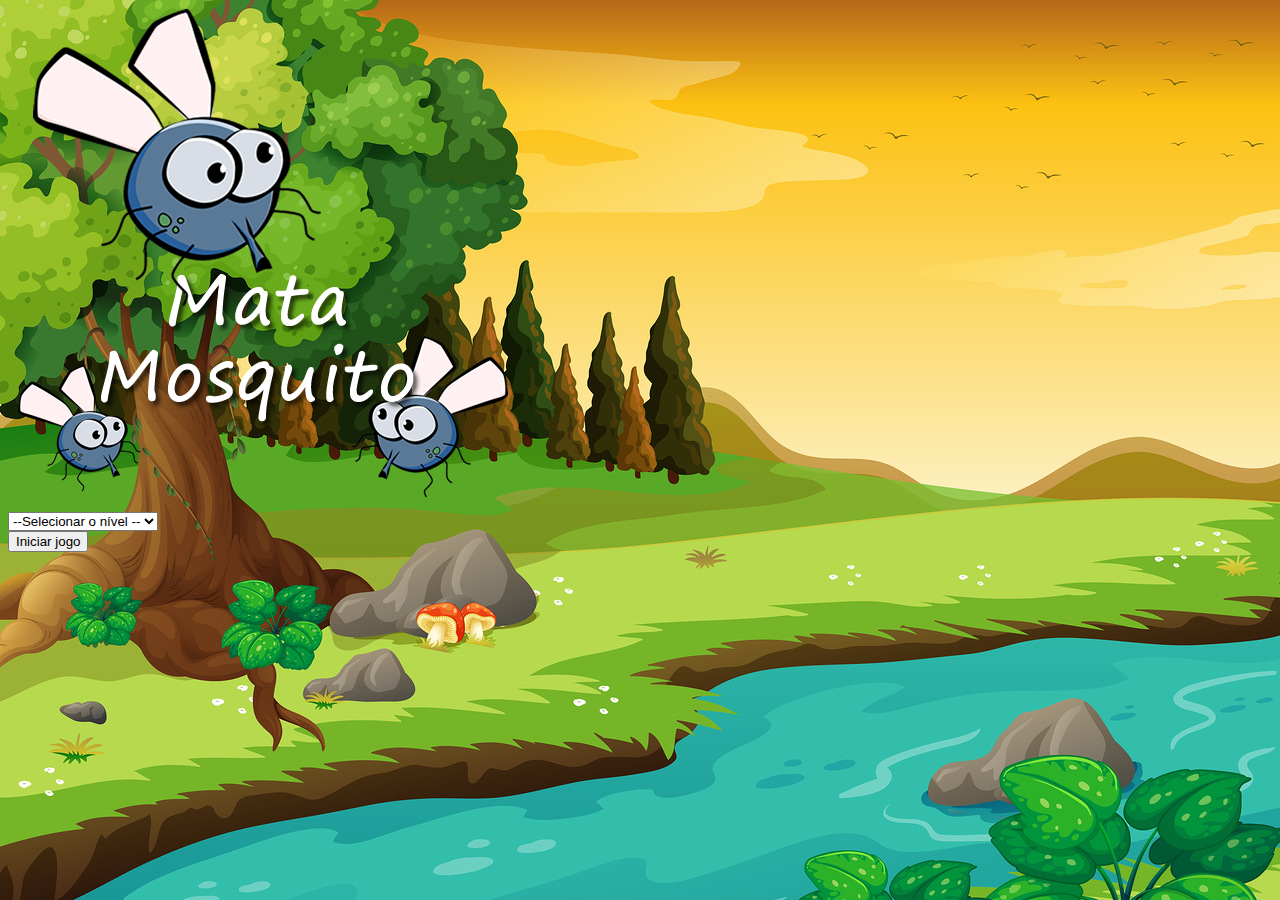
<file: App Mata Mosquito/index.html>
<!DOCTYPE html>
<html>
	<head>
		<title></title>
		<meta charset="utf-8">

        <link href="https://cdn.jsdelivr.net/npm/bootstrap@5.2.2/dist/css/bootstrap.min.css" rel="stylesheet" integrity="sha384-Zenh87qX5JnK2Jl0vWa8Ck2rdkQ2Bzep5IDxbcnCeuOxjzrPF/et3URy9Bv1WTRi" crossorigin="anonymous">

        <link rel="stylesheet" href="estilo.css">

        <script>
        	function iniciarJogo(){
        		var nivel = document.getElementById('nivel').value

        		if(nivel === ''){
        			alert('Selecione um nivel para iniciar o jogo')
        			return false
        		}

        		window.location.href = "app.html?" + nivel
        
        	}
        </script>

	</head>
	<body>
		<div class="container">			
		  <div class="row">
		  	<div class="col">
		  		<div class="d-flex justify-content-center">
		  		<img src="imagens/game.png">

		  	</div>
		  </div>

		   <div class="row">
		  	<div class="col">
		  	   <div class="d-flex justify-content-center">
		  	   	<div class="mb-2">
			  	   	<select class = "form-control" id="nivel">
			  	   		<option value ="" >--Selecionar o nível --</option>
			  	   		<option value ="normal">Normal</option>
			  	   		<option value ="dificil">Difícil</option>
			  	   		<option value ="chucknorris">Chuck Norris</option>
			  	   	</select>
			  	</div>
		  	   </div>
		  	</div>
		  </div>



		  <div class="row">
		  	<div class="col">
		  		<div class="d-flex justify-content-center">
		  		  <button  type=" button" class = "btn btn-danger btn-lg" onclick = "iniciarJogo() ">Iniciar jogo</button>
		  		</div>

		  	</div>
		  </div>

		</div>
	</body>
</html>
</file>
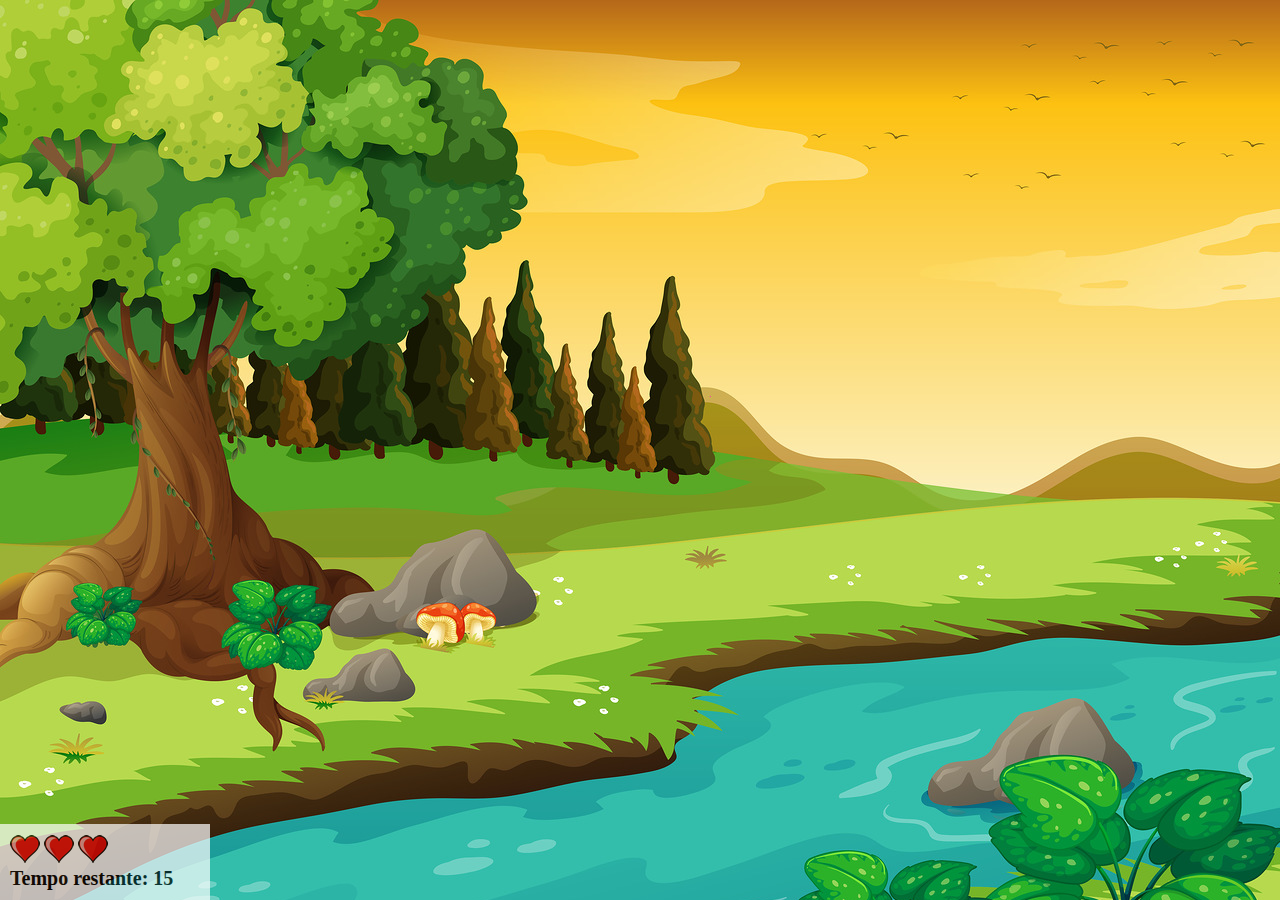
<file: App Mata Mosquito/app.html>
<!DOCTYPE html>
<html>
    <head>
    	<title></title>
        <meta charset="utf-8">

        <link rel="stylesheet" href="estilo.css">
    	<script src="jogo.js "></script>

    </head>

    <body onresize="ajustaTamanhoPalcoJogo()">

        <div class="painel">
            <div class="vidas">
                <img id="v1" src="imagens/coracao_cheio.png">
                <img id="v2" src="imagens/coracao_cheio.png">
                <img id="v3" src="imagens/coracao_cheio.png">

            </div>

            <div class="cronometro">Tempo restante: <span id="cronometro"></span></div>
        </div>

        <script>

            document.getElementById('cronometro').innerHTML = tempo 

            var criaMosca = setInterval(function(){
                 posicaoRandomica()
            }, criaMoscaTempo)

        </script>

    </body>
	
</html>
</file>
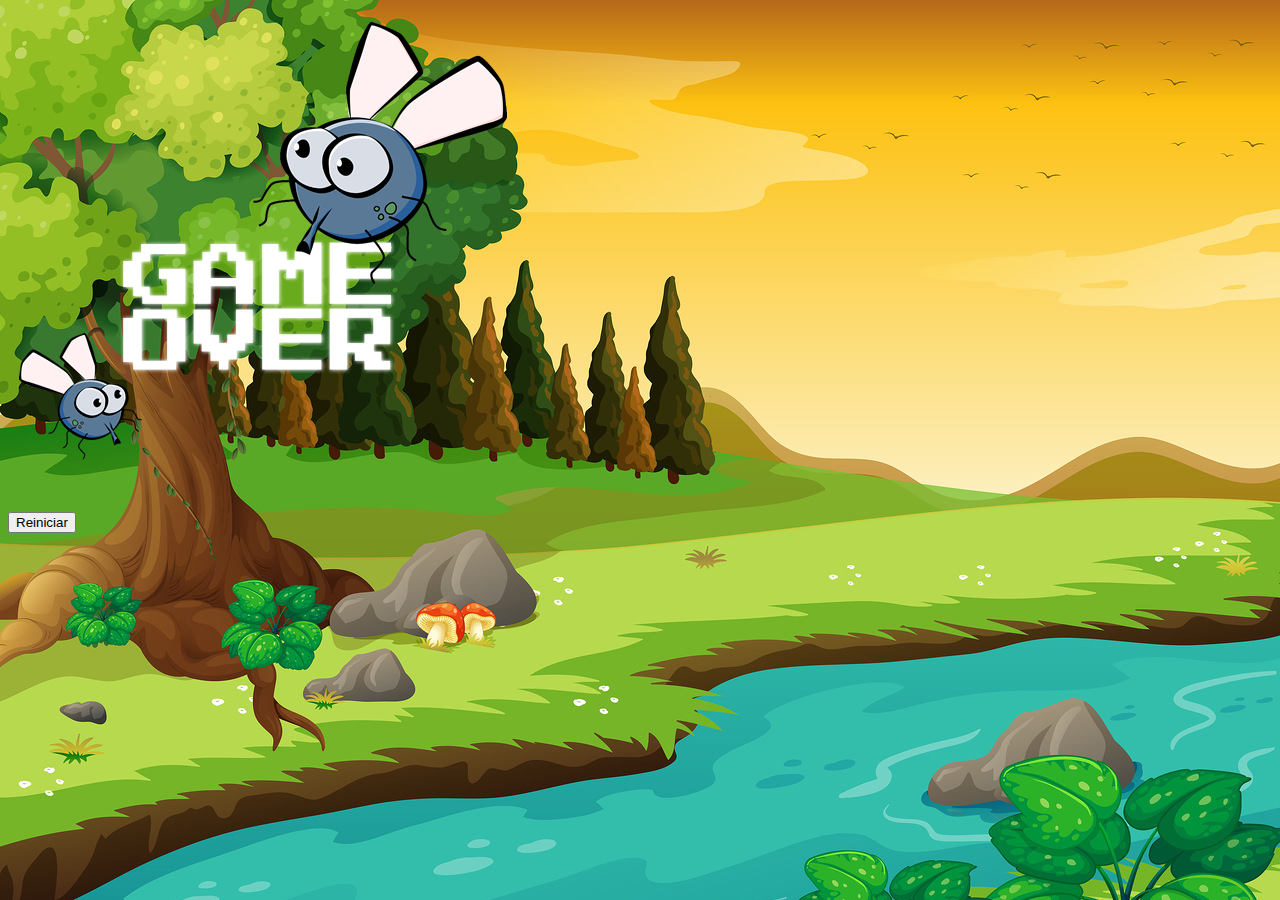
<file: App Mata Mosquito/fim_de_jogo.html>
<!DOCTYPE html>
<html>
	<head>
		<title></title>
		<meta charset="utf-8">

        <link href="https://cdn.jsdelivr.net/npm/bootstrap@5.2.2/dist/css/bootstrap.min.css" rel="stylesheet" integrity="sha384-Zenh87qX5JnK2Jl0vWa8Ck2rdkQ2Bzep5IDxbcnCeuOxjzrPF/et3URy9Bv1WTRi" crossorigin="anonymous">

        <link rel="stylesheet" href="estilo.css">

	</head>
	<body>
		<div class="container">			
		  <div class="row">
		  	<div class="col">
		  		<div class="d-flex justify-content-center">
		  		<img src="imagens/game_over.png">

		  	</div>
		  </div>

		  <div class="row">
		  	<div class="col">
		  		<div class="d-flex justify-content-center">
		  		  <button  type=" button" class = "btn btn-dark btn-lg" onclick = " window.location.href = 'index.html' ">Reiniciar</button>
		  		</div>

		  	</div>
		  </div>

		</div>
	</body>
</html>
</file>
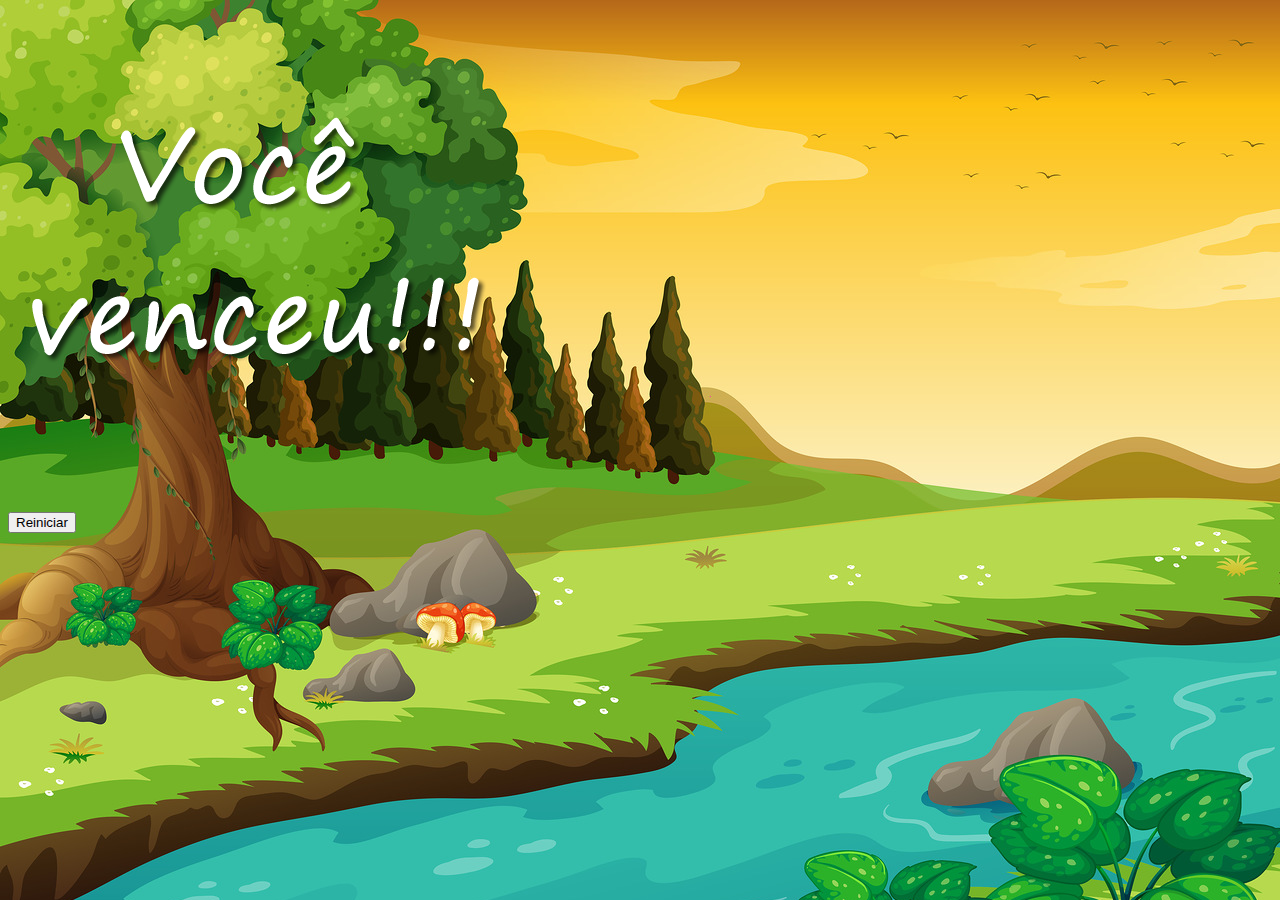
<file: App Mata Mosquito/vitoria.html>
<!DOCTYPE html>
<html>
	<head>
		<title></title>
		<meta charset="utf-8">

        <link href="https://cdn.jsdelivr.net/npm/bootstrap@5.2.2/dist/css/bootstrap.min.css" rel="stylesheet" integrity="sha384-Zenh87qX5JnK2Jl0vWa8Ck2rdkQ2Bzep5IDxbcnCeuOxjzrPF/et3URy9Bv1WTRi" crossorigin="anonymous">

        <link rel="stylesheet" href="estilo.css">

	</head>
	<body>
		<div class="container">			
		  <div class="row">
		  	<div class="col">
		  		<div class="d-flex justify-content-center">
		  		<img src="imagens/vitoria.png">

		  	</div>
		  </div>

		  <div class="row">
		  	<div class="col">
		  		<div class="d-flex justify-content-center">
		  		  <button  type=" button" class = "btn btn-dark btn-lg" onclick = " window.location.href = 'index.html' ">Reiniciar</button>
		  		</div>

		  	</div>
		  </div>

		</div>
	</body>
</html>
</file>
<file: App Mata Mosquito/estilo.css>
html{
	cursor:url(imagens/mata_mosca.png) 30 30, auto;
}

body{
	background-image: url(imagens/bg.jpg);
	background-repeat: no-repeat;
	background-size: 100%;

}

.mosca1{
	width:  50px;
	height:  50px;
}
.mosca2{
	width:  70px;
	height:  70px;
}

.mosca3{
	width:  90px;
	height:  90px;
}

.ladoA{
	transform: scalex(1);
}

.ladoA{
	transform: scalex(-1);
}

.painel{
	position: absolute;
	width: 190px;
	padding: 10px;
	left: 0px;
	bottom: 0px;
	border-top: solid 1px #fff;
	background-color:  #fff;
	opacity: 0.7;
}

.vidas{
	float: left;
}

.cronometro{
	float: left;
	font-size: 20px;
	font-weight: bold;
}
</file>
